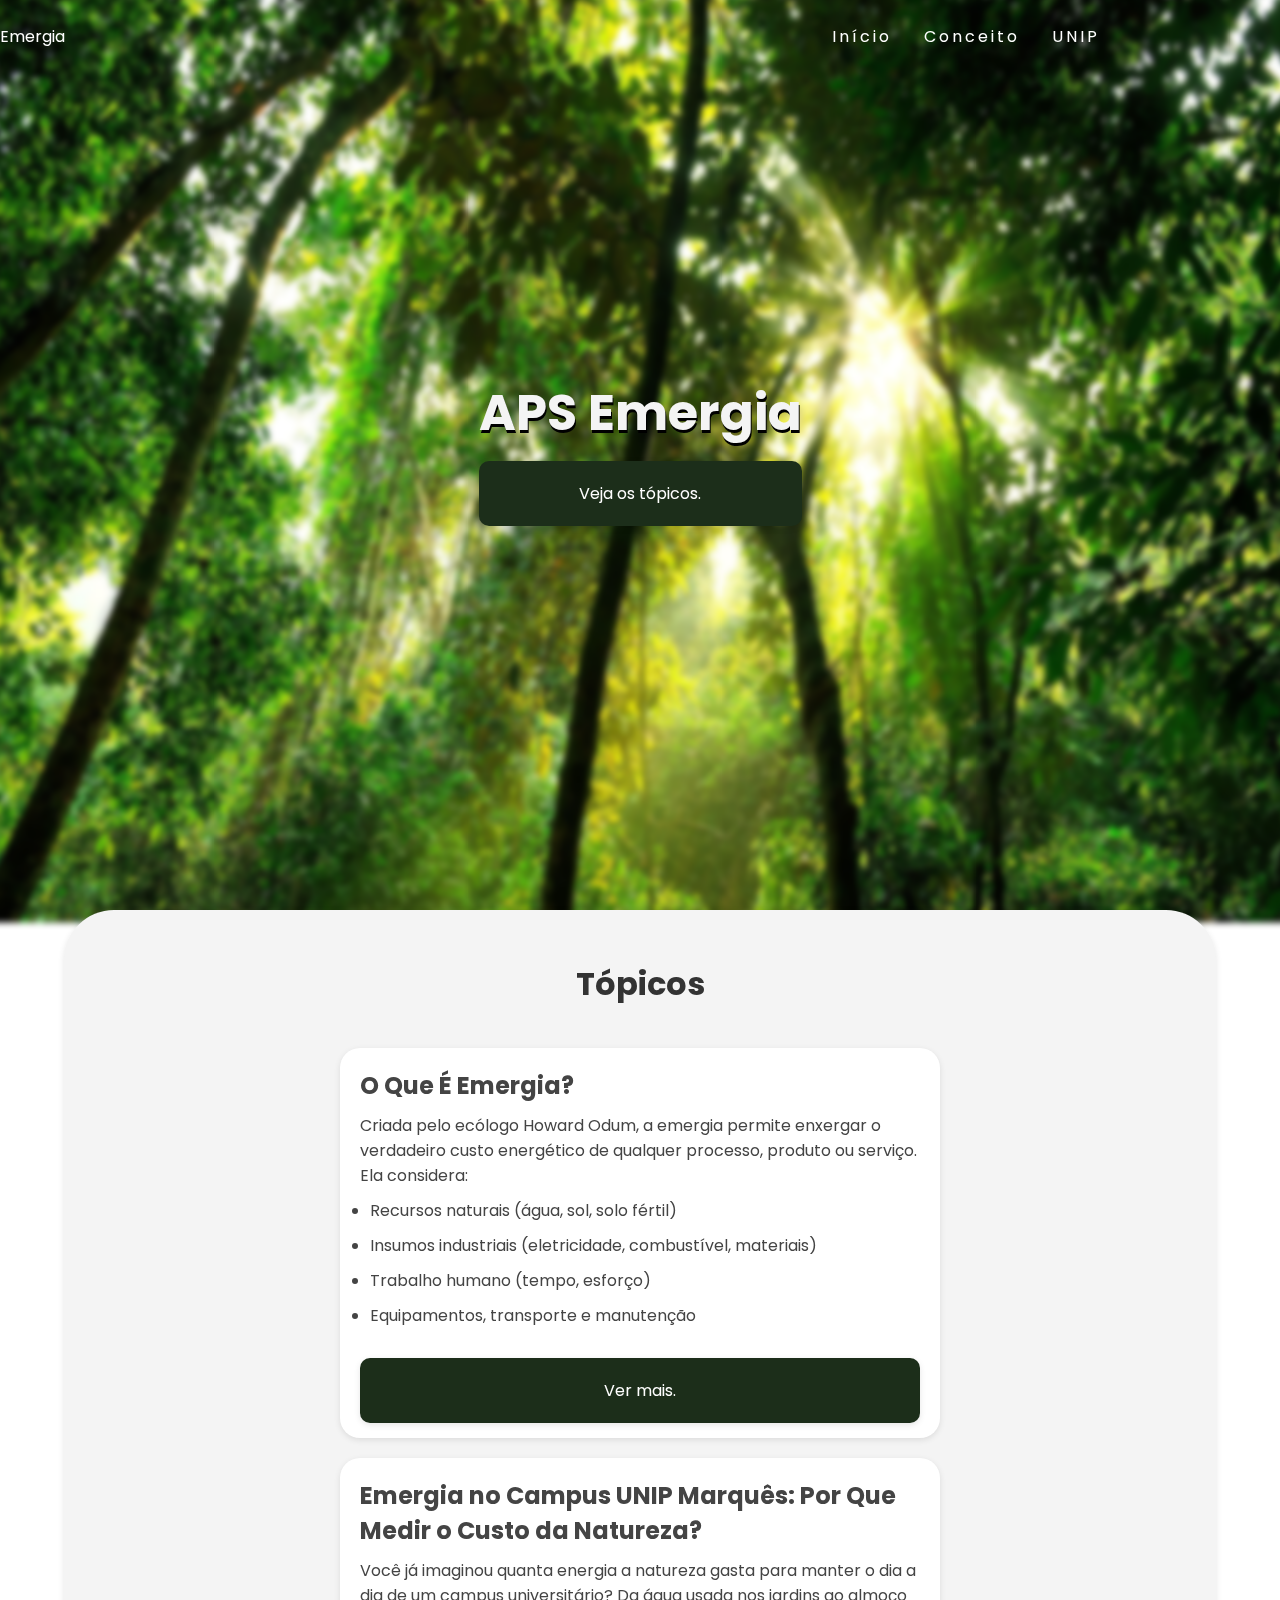
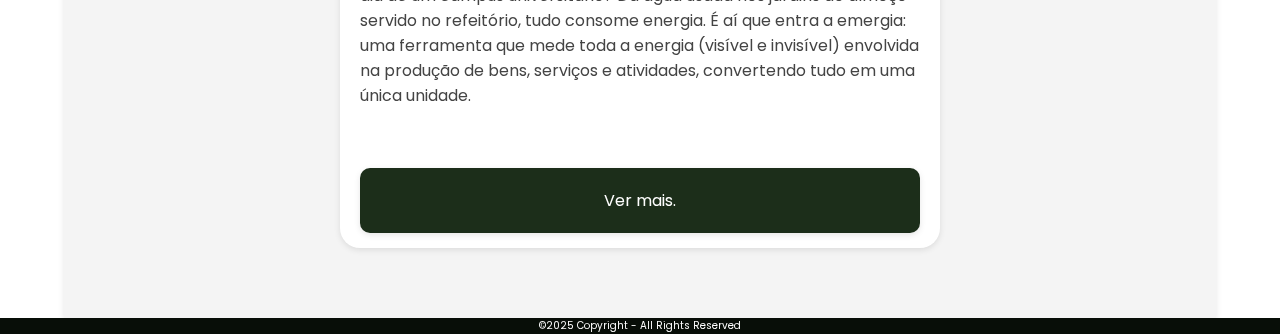
<file: index.html>
<!DOCTYPE html>
<html lang="pt-br">
<head>
    <meta charset="UTF-8">
    <meta name="viewport" content="width=device-width, initial-scale=1.0">
    <link rel="stylesheet" href="/_css/home.css">
    <title>APS Emergia</title>
</head>
<body>
    <header class="header">
        <div class="header-container">
            <nav>
                <a class="titulo">Emergia</a>
                <div class="mobile-menu">
                    <div class="line1"></div>
                    <div class="line2"></div>
                    <div class="line3"></div>
                </div>
                <ul class="nav-list">
                    <li><a href="#">Início</a></li>
                    <li><a href="/_pages/emergia.html">Conceito</a></li>
                    <li><a href="/_pages/campus.html">UNIP</a></li>
                </ul>
            </nav>
        </div>
     </header>

     <img src="/_imagens/hero.jpg" alt="imagem emergica" class="main-content">
        <div class="main-wrapper">
            <div class="main-block">
                <h1>APS Emergia</h1>
                <div class="main-button">
                    <a href="#inicio">Veja os tópicos.</a>
                </div>
            </div>
        </div>

    <main class="section-block">
        <div id="inicio" class="section-wrapper">
            <h3>Tópicos</h2>
            <div class="envelope">
                <div class="block">
                    <h2>O Que É Emergia?</h2>
                    <p>Criada pelo ecólogo Howard Odum, a emergia permite enxergar o verdadeiro custo energético de qualquer processo, produto ou serviço. Ela considera: 
                    <li>Recursos naturais (água, sol, solo fértil)</li> 
                    <li>Insumos industriais (eletricidade, combustível, materiais)</li> 
                    <li>Trabalho humano (tempo, esforço)</li>
                    <li>Equipamentos, transporte e manutenção</li></p>
                    <div class="main-button">
                        <a href="/_pages/emergia.html">Ver mais.</a>
                    </div>
                </div>
                <div class="block">
                    <h2>Emergia no Campus UNIP Marquês: Por Que Medir o Custo da Natureza?</h2>
                    <p>Você já imaginou quanta energia a natureza gasta para manter o dia a dia de um campus universitário? Da água usada nos jardins ao almoço servido no refeitório, tudo consome energia.
                    É aí que entra a emergia: uma ferramenta que mede toda a energia (visível e invisível) envolvida na produção de bens, serviços e atividades, convertendo tudo em uma única unidade.</p>
                    <div class="main-button2">
                        <a href="/_pages/campus.html">Ver mais.</a>
                    </div>
                </div>
            </div>
        </div>
    </main>

    <footer class="footer2">
        <div>
            ©2025 Copyright - All Rights Reserved
        </div>
    </footer>
</body>
<script src="/_js/mobile-navbar.js"></script>
</html>
</file>
<file: _css/home.css>
@import url('https://fonts.googleapis.com/css2?family=Open+Sans:ital,wght@0,300..800;1,300..800&family=Poppins:ital,wght@0,100;0,200;0,300;0,400;0,500;0,600;0,700;0,800;0,900;1,100;1,200;1,300;1,400;1,500;1,600;1,700;1,800;1,900&display=swap');

* {
    margin: 0;
    padding: 0;
    font-family: "Poppins";
}

body {
    background-color: #fff;
}

h3 {
    color: #333;
    display: flex;
    justify-content: center;
    font-size: 32px;
    padding-bottom: 20px;
}

.header a {
    text-decoration: none;
    color: #fff;
    transition: 0.3s;
}

.header a:hover {
    opacity: 60%;
}

h1 {
    font-size: 50px;
    text-shadow: #000 1px 3px;
}

.main-wrapper {
    font-style: bold;
    display: flex;
    flex-flow: column;
    justify-content: center;
    align-items: center;
    height: 100vh;
    color: #f4f4f4;
}

.main-wrapper a, .main-button a, .main-button2 a {
    text-decoration: none;
    color: #fff;
}

.main-wrapper a:hover {
    color: #fff;
    opacity: 70%;
    letter-spacing: 0.5px;
    transition: 0.3s;
}

.main-button a:hover {
    opacity: 70%;
    letter-spacing: 0.5px;
    transition: 0.3s;
}

.main-button2 a:hover {
    opacity: 70%;
    letter-spacing: 0.5px;
    transition: 0.3s;
}

.main-button, .main-button2 {
    background-color: #1c2e1a;
    padding: 20px;
    border-radius: 10px;
    font-size: 16px;
    box-shadow: 0 2px 6px rgba(0, 0, 0, 0.1);
    margin-top: 24px;
    display: flex;
    justify-content: center;
}

.main-button2 {
    margin-top: 50px;
}

.main-button {
    margin-top: 10px;
}


.titulo-section {
    padding-bottom: 5px;
}

nav {
    background-color: none; /* cor principal */
    display: flex;
    align-items: center;
    font-family: "Poppins", sans-serif;
    height: 8vh;
    width: 100%;
    position: fixed;
    z-index: 1000;
}

.nav-list {
    list-style: none;
    display: flex;
    width: 100%;
    justify-content: end;
    margin-right: 20vh;
}

.nav-list li {
    letter-spacing: 3px;
    margin-left: 32px;
}


.main-content {
    position: fixed;
    width: 100%;
    height: 100vh;
    z-index: -1;
    filter: blur(3px);
    scale: 105%;
}

.main-block {
    padding: 60px;
    border-radius: 15px;
    align-content: center;
}

.section-block {
    background: #f4f4f4;
    display: flex;
    margin: auto;
    width: 90%;
    height: 100%;
    margin-top: 10px;
    border-top-left-radius: 50px;
    border-top-right-radius: 50px;
    box-shadow: 0 2px 6px rgba(0, 0, 0, 0.1);
}

.section-wrapper {
    padding: 50px 100px 50px 100px;
    color: #000;
    width: 100%;
}

.block {
    display: flex;
    flex-flow: column;
    gap: 10px;
    background-color: #fff;
    box-shadow: 0 2px 6px rgba(0, 0, 0, 0.1);
    border-radius: 20px;
    padding: 20px;
    color: #444;
    height: 350px;
}

.block li {
    margin-left: 10px;
}

.envelope {
    display: grid;
    grid-template-columns: repeat(2, 600px);
    padding: 20px;
    justify-content: space-around;
}

 /* 1600px */
@media screen and (max-width: 1600px){
    .block {
        height: 420px;
    }

    .envelope {
        grid-template-columns: repeat(2, 450px);
    }

    .main-button2 {
    margin-top: 10px;
    }

    .main-button {
        margin-top: 30px;
    }
}

@media screen and (max-width: 1300px){
    .block {
        height: 350px;
    }

    .envelope {
        grid-template-columns: repeat(1, 600px);
        gap: 20px
    }

    .main-button2 {
    margin-top: 50px;
    }

    .main-button {
        margin-top: 10px;
    }
}

.footer2 {
    background: #080e08;
    color: #fff;
    justify-items: center;
    font-size: 10px;
}
</file>
